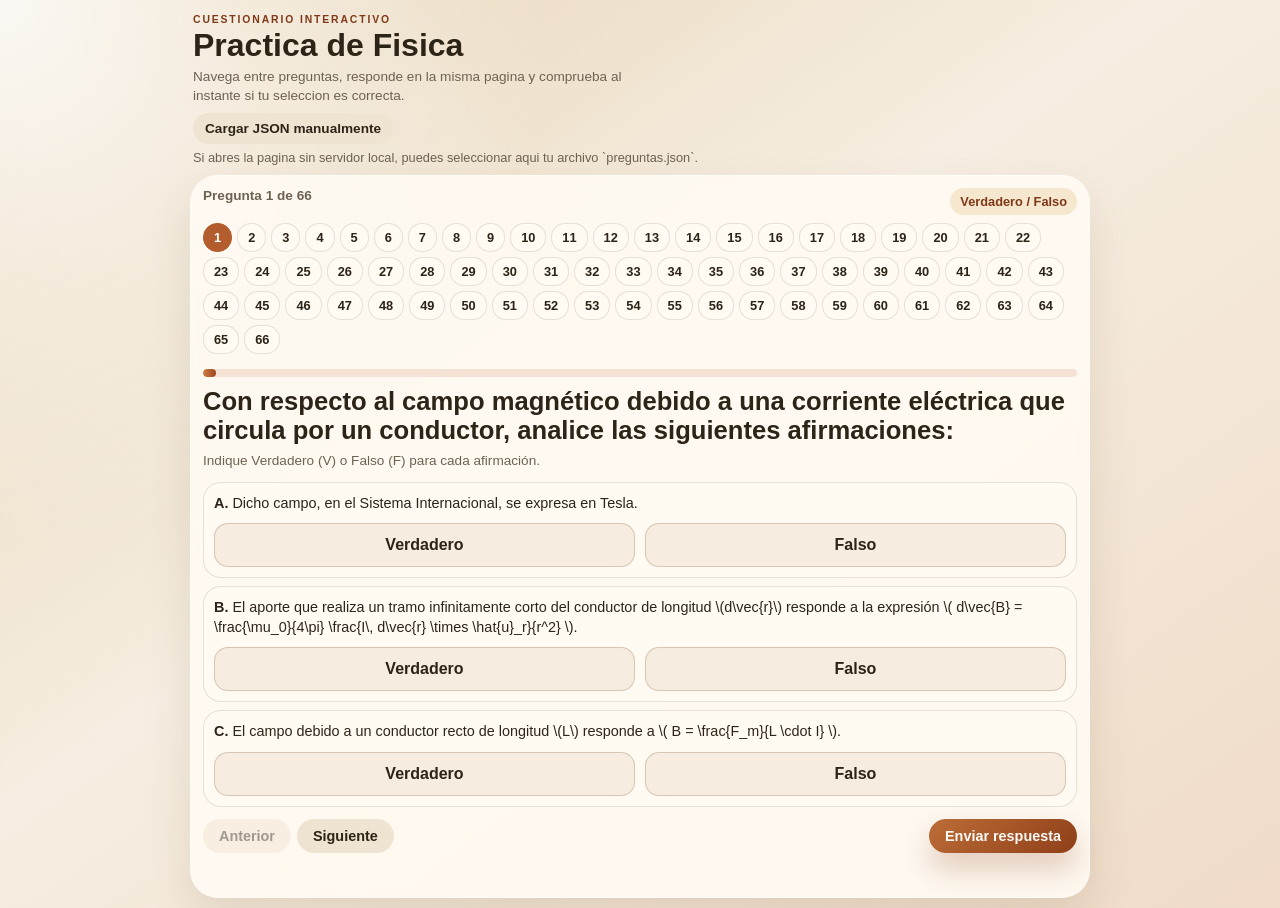
<file: index_temp.html>
<!DOCTYPE html>
<html lang="es">
<head>
    <meta charset="UTF-8">
    <meta http-equiv="X-UA-Compatible" content="IE=edge">
    <meta name="viewport" content="width=device-width, initial-scale=1.0">
    <title>Cuestionario de Fisica</title>
    <link rel="stylesheet" href="css/estilos.css">
</head>
<body>
    <main class="page">
        <section class="quiz-shell">
            <header class="hero">
                <p class="eyebrow">Cuestionario interactivo</p>
                <h1>Practica de Fisica</h1>
                <p class="hero-text">
                    Navega entre preguntas, responde en la misma pagina y comprueba al instante
                    si tu seleccion es correcta.
                </p>
                <div class="loader-panel">
                    <label class="file-loader" for="json-file-input">
                        Cargar JSON manualmente
                    </label>
                    <input id="json-file-input" type="file" accept=".json,application/json" hidden>
                    <p class="loader-help">
                        Si abres la pagina sin servidor local, puedes seleccionar aqui tu archivo
                        `preguntas.json`.
                    </p>
                </div>
            </header>

            <section class="quiz-card" aria-live="polite">
                <div class="quiz-meta">
                    <span id="question-counter">Pregunta 0 de 0</span>
                    <span id="question-mode" class="question-mode">Cargando...</span>
                </div>

                <div class="question-tabs" id="question-tabs"></div><div class="progress-track" aria-hidden="true">
                    <div id="progress-bar" class="progress-bar"></div>
                </div>

                <article id="question-container" class="question-container">
                    <p class="empty-state">Cargando preguntas...</p>
                </article>

                <footer class="quiz-actions">
                    <div class="nav-actions">
                        <button id="prev-button" class="secondary-button" type="button">Anterior</button>
                        <button id="next-button" class="secondary-button" type="button">Siguiente</button>
                    </div>

                    <div class="answer-actions">
                        <button id="check-button" class="primary-button" type="button">Enviar respuesta</button>
                    </div>
                </footer>

                <section id="feedback" class="feedback" aria-live="assertive"></section>
            </section>
        </section>
    </main>

    <script src="js/app.js"></script>
</body>
</html>
</file>
<file: css/estilos.css>
:root {
    --bg: #f4efe6;
    --panel: #fffaf2;
    --panel-strong: #f6e7cf;
    --text: #2d2418;
    --muted: #6e6252;
    --accent: #b35c2e;
    --accent-dark: #7f3918;
    --success: #39FF14;
    --success-soft: #CCFFBB;
    --error: #FF1744;
    --error-soft: #FFCCDD;
    --border: rgba(45, 36, 24, 0.12);
    --shadow: 0 22px 45px rgba(85, 55, 19, 0.12);
    --radius-xl: 28px;
    --radius-lg: 18px;
    --radius-md: 14px;
}

* {
    box-sizing: border-box;
}

body {
    margin: 0;
    min-height: 100vh;
    font-family: "Segoe UI", Tahoma, Geneva, Verdana, sans-serif;
    color: var(--text);
    background:
        radial-gradient(circle at top left, rgba(255, 255, 255, 0.85), transparent 35%),
        linear-gradient(145deg, #e7d4b5 0%, #f6eee2 45%, #f0dcc8 100%);
}

button,
input,
label {
    font: inherit;
}

.page {
    display: grid;
    place-items: start center;
    padding: 10px 12px;
}

.quiz-shell {
    width: min(900px, 100%);
}

.hero {
    padding: 4px 3px 8px;
}

.eyebrow {
    margin: 0 0 4px;
    text-transform: uppercase;
    letter-spacing: 0.18em;
    font-size: 0.65rem;
    color: var(--accent-dark);
    font-weight: 700;
}

.hero h1 {
    margin: 0;
    font-size: clamp(1.4rem, 3vw, 2rem);
    line-height: 1;
}

.hero-text {
    max-width: 60ch;
    margin: 6px 0 0;
    color: var(--muted);
    line-height: 1.4;
    font-size: 0.85rem;
}

.loader-panel {
    margin-top: 8px;
    display: grid;
    gap: 5px;
}

.file-loader {
    width: fit-content;
    border-radius: 999px;
    padding: 8px 12px;
    background: #efe3d1;
    color: var(--text);
    font-weight: 700;
    cursor: pointer;
    font-size: 0.85rem;
    transition: transform 0.18s ease, box-shadow 0.18s ease;
}

.file-loader:hover {
    transform: translateY(-1px);
    box-shadow: 0 10px 20px rgba(104, 59, 27, 0.08);
}

.loader-help {
    margin: 0;
    color: var(--muted);
    line-height: 1.4;
    font-size: 0.8rem;
}

.quiz-card {
    background: rgba(255, 250, 242, 0.92);
    backdrop-filter: blur(10px);
    border: 1px solid rgba(255, 255, 255, 0.45);
    border-radius: var(--radius-xl);
    box-shadow: var(--shadow);
    padding: 12px;
}

.quiz-meta {
    display: flex;
    justify-content: space-between;
    gap: 8px;
    margin-bottom: 8px;
    color: var(--muted);
    font-weight: 600;
    font-size: 0.85rem;
}

.question-mode {
    padding: 6px 10px;
    border-radius: 999px;
    background: var(--panel-strong);
    color: var(--accent-dark);
    font-size: 0.8rem;
}

.progress-track {
    width: 100%;
    height: 8px;
    border-radius: 999px;
    overflow: hidden;
    background: rgba(179, 92, 46, 0.14);
    margin-bottom: 10px;
}

.progress-bar {
    width: 0;
    height: 100%;
    border-radius: inherit;
    background: linear-gradient(90deg, #cf7d44 0%, #9c4820 100%);
    transition: width 0.25s ease;
}

.question-container {
    gap: 12px;
}

.question-wrapper {
    display: flex;
    flex-direction: column;
    gap: 12px;
    min-width: 0;
}

.question-image-side {
    display: none;
}

.question-body {
    display: grid;
    gap: 20px;
}

.question-body.has-side-image {
    grid-template-columns: minmax(0, 1.2fr) minmax(280px, 0.8fr);
    align-items: center;
}

.question-body.has-side-image .question-image-side {
    display: flex;
    justify-content: center;
    align-items: center;
}

.question-header h2 {
    margin: 0 0 6px;
    font-size: clamp(1.2rem, 2.5vw, 1.6rem);
}

.question-header p {
    margin: 0;
    color: var(--muted);
    line-height: 1.4;
    font-size: 0.85rem;
}

.question-figure,
.option-figure {
    margin: 0;
    overflow: hidden;
    border-radius: var(--radius-lg);
    background: #efe4d4;
    border: 1px solid var(--border);
}

.question-figure img,
.option-figure img {
    display: block;
    width: 100%;
    height: auto;
}

.question-figure figcaption,
.option-figure figcaption {
    padding: 8px 10px;
    font-size: 0.85rem;
    color: var(--muted);
}

.mjx-container[display=true] {
    overflow-x: auto;
    overflow-y: hidden;
    padding: 4px 0;
}

.question-body.has-side-image .question-figure {
    width: 100%;
    max-width: 360px;
}

@media (max-width: 1024px) {
    .question-body.has-side-image {
        grid-template-columns: 1fr;
    }

    .question-body.has-side-image .question-image-side {
        order: 1;
    }

    .question-body.has-side-image .options-list {
        order: 2;
    }
}

.options-list {
    display: grid;
    gap: 8px;
}

.option-card {
    position: relative;
}

.option-label {
    display: grid;
    gap: 10px;
    padding: 10px;
    background: var(--panel);
    border: 1px solid var(--border);
    border-radius: var(--radius-lg);
    transition: transform 0.18s ease, border-color 0.18s ease, box-shadow 0.18s ease;
}

.option-label:hover {
    transform: translateY(-2px);
    border-color: rgba(179, 92, 46, 0.35);
    box-shadow: 0 14px 25px rgba(104, 59, 27, 0.08);
}

.option-topline {
    display: flex;
    gap: 8px;
    align-items: flex-start;
}

.option-text {
    line-height: 1.4;
    font-size: 0.9rem;
}

.option-answer-buttons {
    display: grid;
    grid-template-columns: repeat(2, minmax(0, 1fr));
    gap: 10px;
}

.answer-toggle {
    border: 1px solid rgba(126, 77, 37, 0.24);
    border-radius: 14px;
    padding: 12px 16px;
    background: #f6ecdf;
    color: var(--text);
    font-weight: 700;
    cursor: pointer;
    transition: transform 0.18s ease, border-color 0.18s ease, box-shadow 0.18s ease, background 0.18s ease, color 0.18s ease;
}

.answer-toggle:hover {
    transform: translateY(-1px);
    border-color: rgba(179, 92, 46, 0.4);
    box-shadow: 0 10px 18px rgba(104, 59, 27, 0.08);
}

.answer-toggle.selected.true {
    background: var(--success-soft);
    border-color: rgba(34, 108, 79, 0.35);
    color: var(--success);
}

.answer-toggle.selected.false {
    background: var(--error-soft);
    border-color: rgba(158, 47, 47, 0.28);
    color: var(--error);
}

.quiz-actions {
    display: flex;
    justify-content: space-between;
    gap: 10px;
    margin-top: 12px;
    flex-wrap: wrap;
}

.nav-actions,
.answer-actions {
    display: flex;
    gap: 6px;
}

.primary-button,
.secondary-button {
    border: 0;
    border-radius: 999px;
    padding: 9px 16px;
    cursor: pointer;
    font-weight: 700;
    font-size: 0.9rem;
    transition: transform 0.18s ease, opacity 0.18s ease, box-shadow 0.18s ease;
}

.primary-button:hover,
.secondary-button:hover {
    transform: translateY(-1px);
}

.primary-button:disabled,
.secondary-button:disabled {
    opacity: 0.45;
    cursor: not-allowed;
    transform: none;
    box-shadow: none;
}

.primary-button {
    background: linear-gradient(135deg, #bd6d37 0%, #8e3f18 100%);
    color: #fffaf6;
    box-shadow: 0 16px 28px rgba(142, 63, 24, 0.24);
}

.secondary-button {
    background: #efe3d1;
    color: var(--text);
}

.feedback {
    margin-top: 8px;
    min-height: 24px;
    border-radius: var(--radius-md);
    font-size: 0.9rem;
}

.feedback.is-visible {
    padding: 10px 12px;
    border: 1px solid transparent;
}

.feedback.success {
    background: var(--success-soft);
    border-color: rgba(34, 108, 79, 0.18);
    color: var(--success);
}

.feedback.error {
    background: var(--error-soft);
    border-color: rgba(158, 47, 47, 0.18);
    color: var(--error);
}

.empty-state {
    margin: 0;
    color: var(--muted);
    line-height: 1.6;
}


.question-tabs {
    display: flex;
    gap: 5px;
    margin-bottom: 10px;
    flex-wrap: wrap;
    overflow-x: auto;
    padding-bottom: 5px;
}

.question-tab {
    padding: 6px 10px;
    border: 1px solid var(--border);
    border-radius: var(--radius-md);
    background: var(--panel);
    color: var(--text);
    cursor: pointer;
    font-weight: 600;
    font-size: 0.8rem;
    transition: all 0.18s ease;
    flex-shrink: 0;
}

.question-tab:hover {
    border-color: rgba(179, 92, 46, 0.35);
    transform: translateY(-1px);
}

.question-tab.active {
    background: var(--accent);
    color: #fff;
    border-color: var(--accent);
}

.question-tab.correct {
    background: var(--success-soft);
    color: var(--success);
    border-color: var(--success);
}

.question-tab.correct:hover {
    border-color: var(--success);
    background: var(--success-soft);
}

.question-tab.incorrect {
    background: var(--error-soft);
    color: var(--error);
    border-color: var(--error);
}

.question-tab.incorrect:hover {
    border-color: var(--error);
    background: var(--error-soft);
}

.question-tab.active.correct {
    background: var(--success);
    color: #fff;
    border-color: var(--success);
}

.question-tab.active.incorrect {
    background: var(--error);
    color: #fff;
    border-color: var(--error);
}

@media (max-width: 680px) {
    .quiz-card {
        padding: 18px;
    }

    .quiz-meta,
    .quiz-actions,
    .nav-actions,
    .answer-actions {
        flex-direction: column;
    }

    .primary-button,
    .secondary-button {
        width: 100%;
    }

    .option-answer-buttons {
        grid-template-columns: 1fr;
    }
}
</file>
